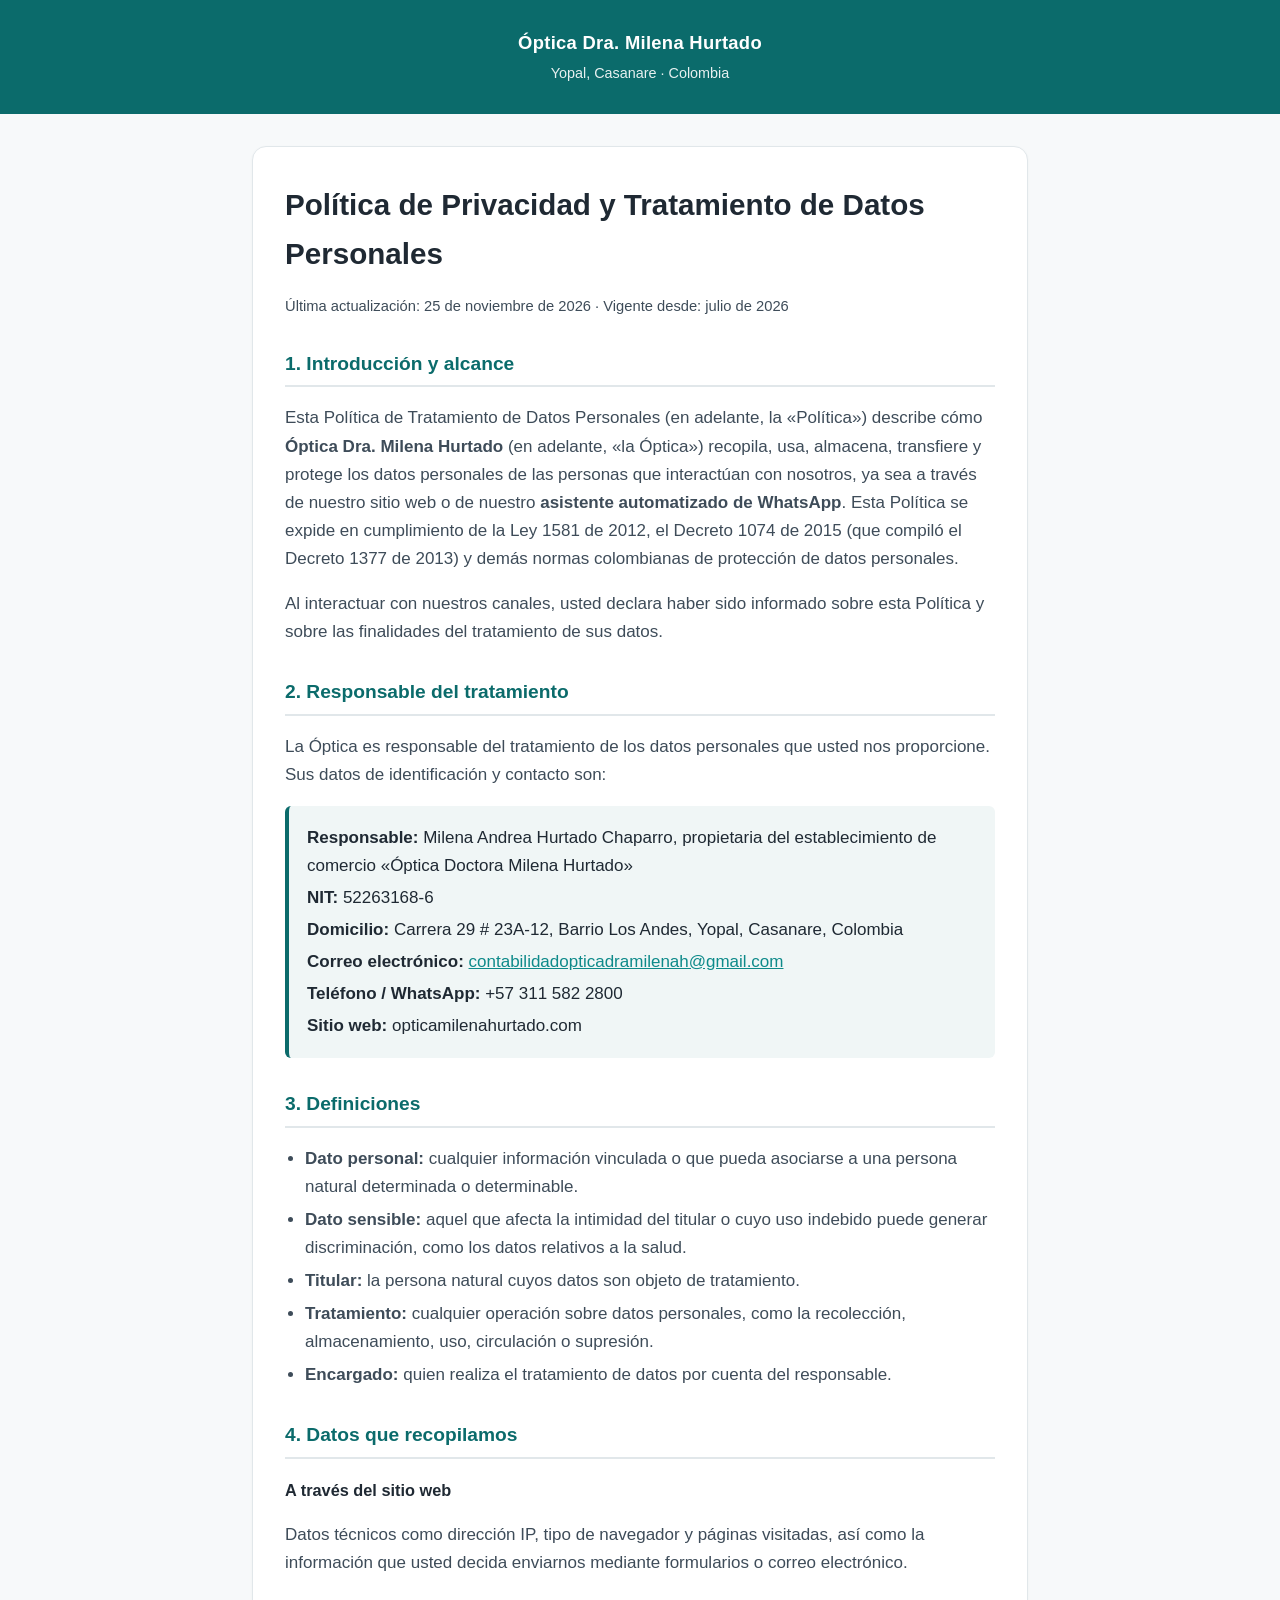
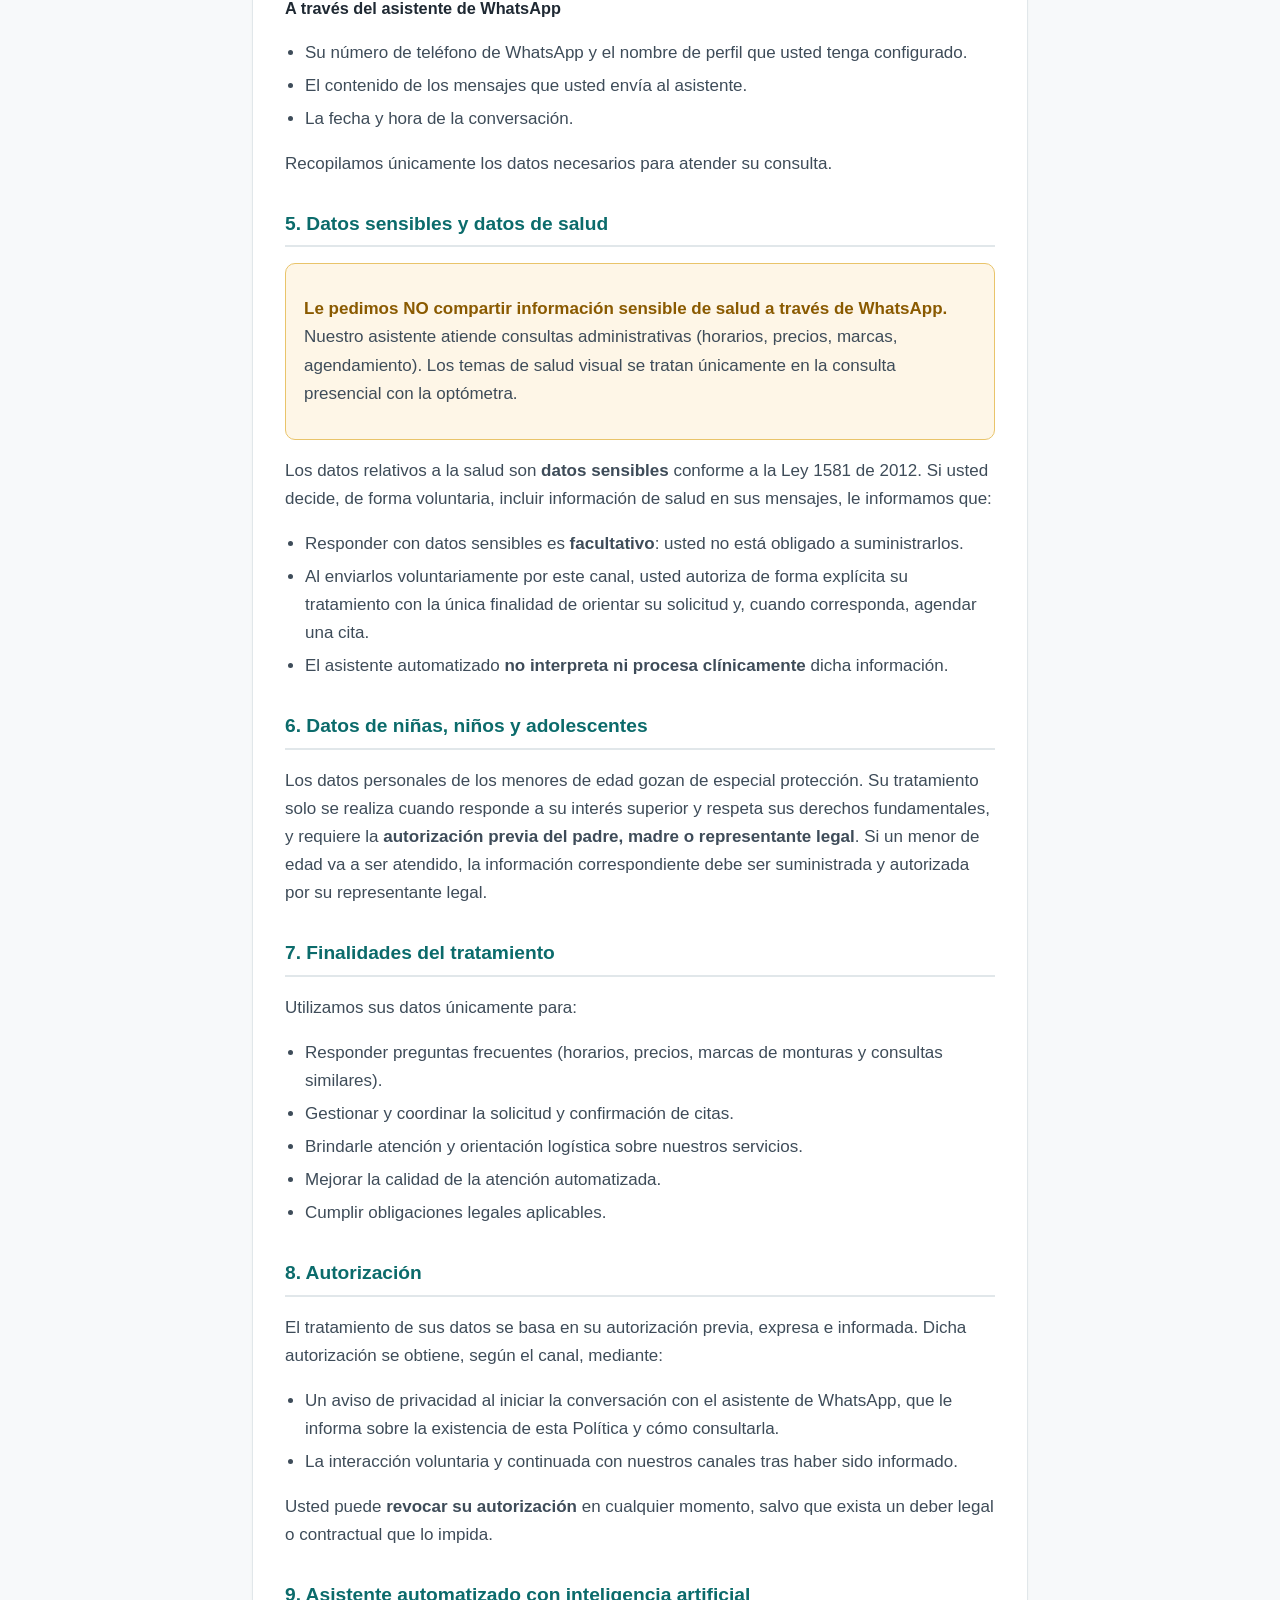
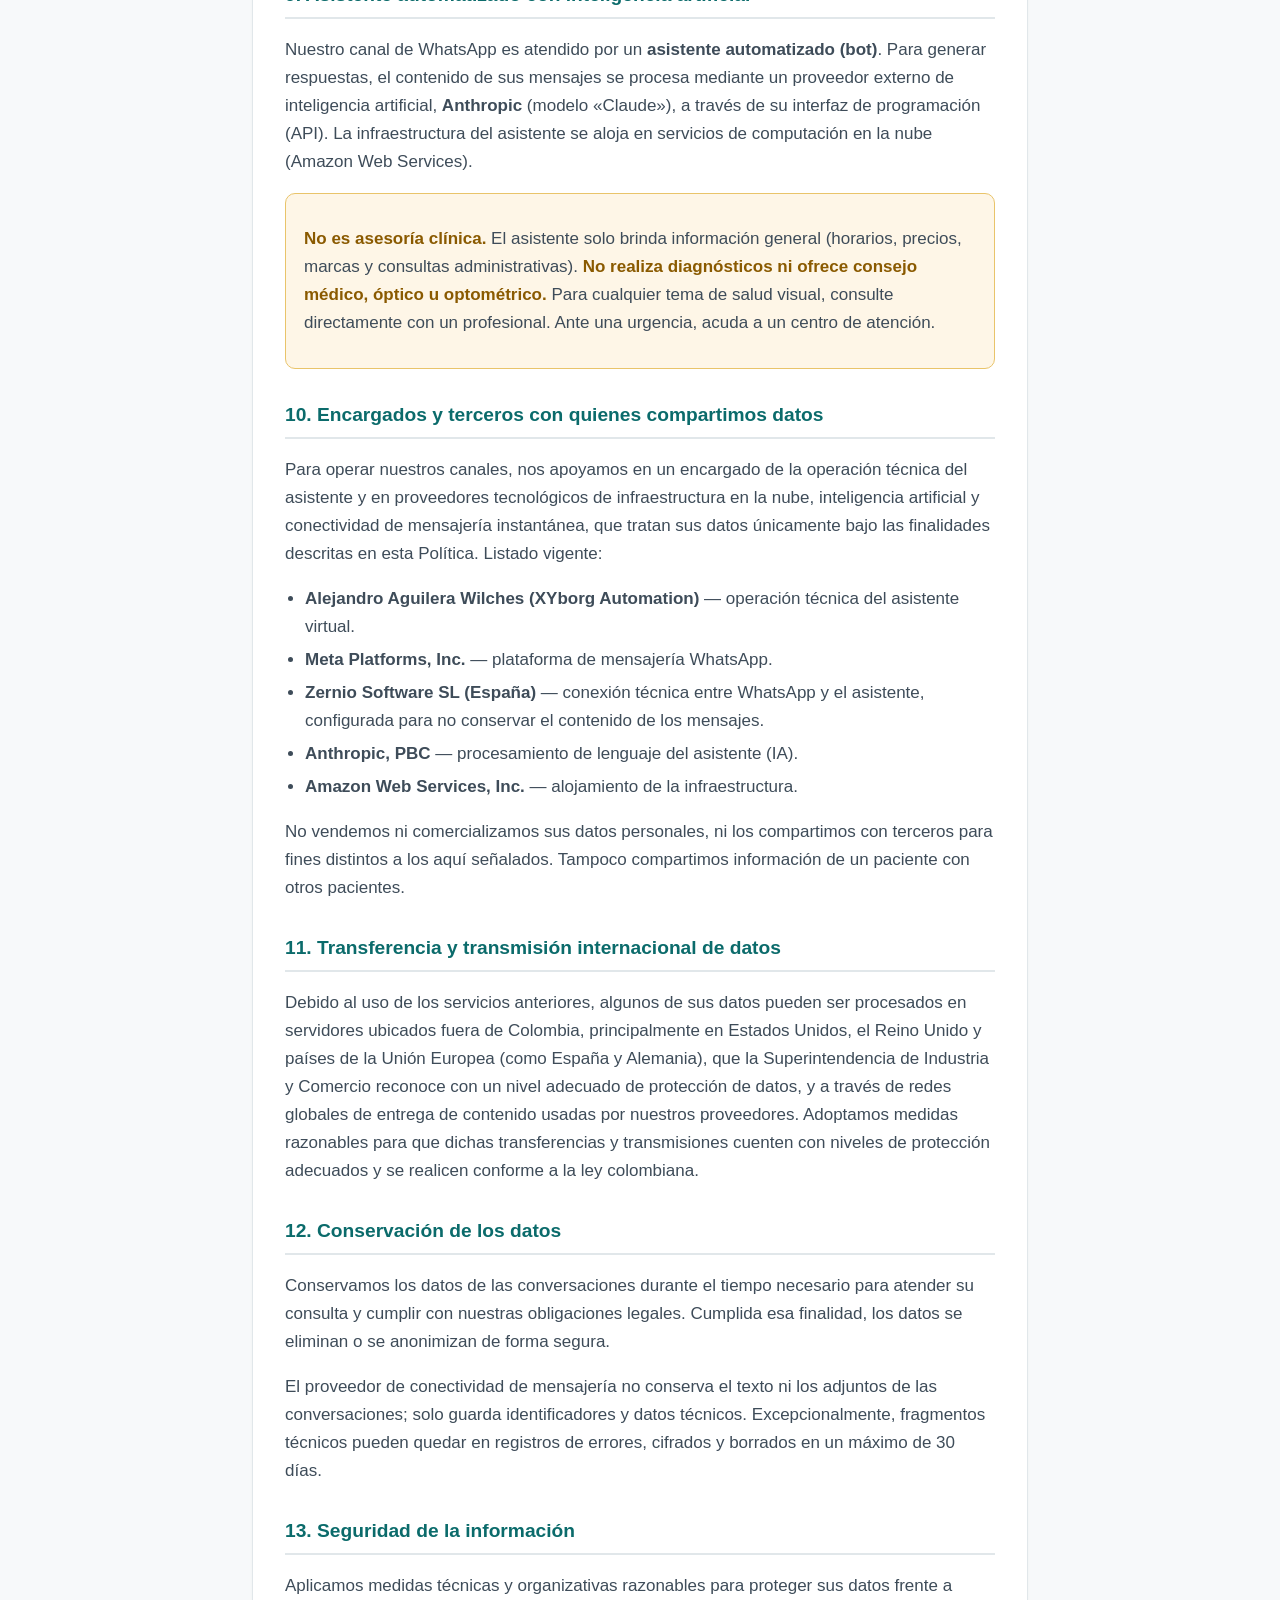
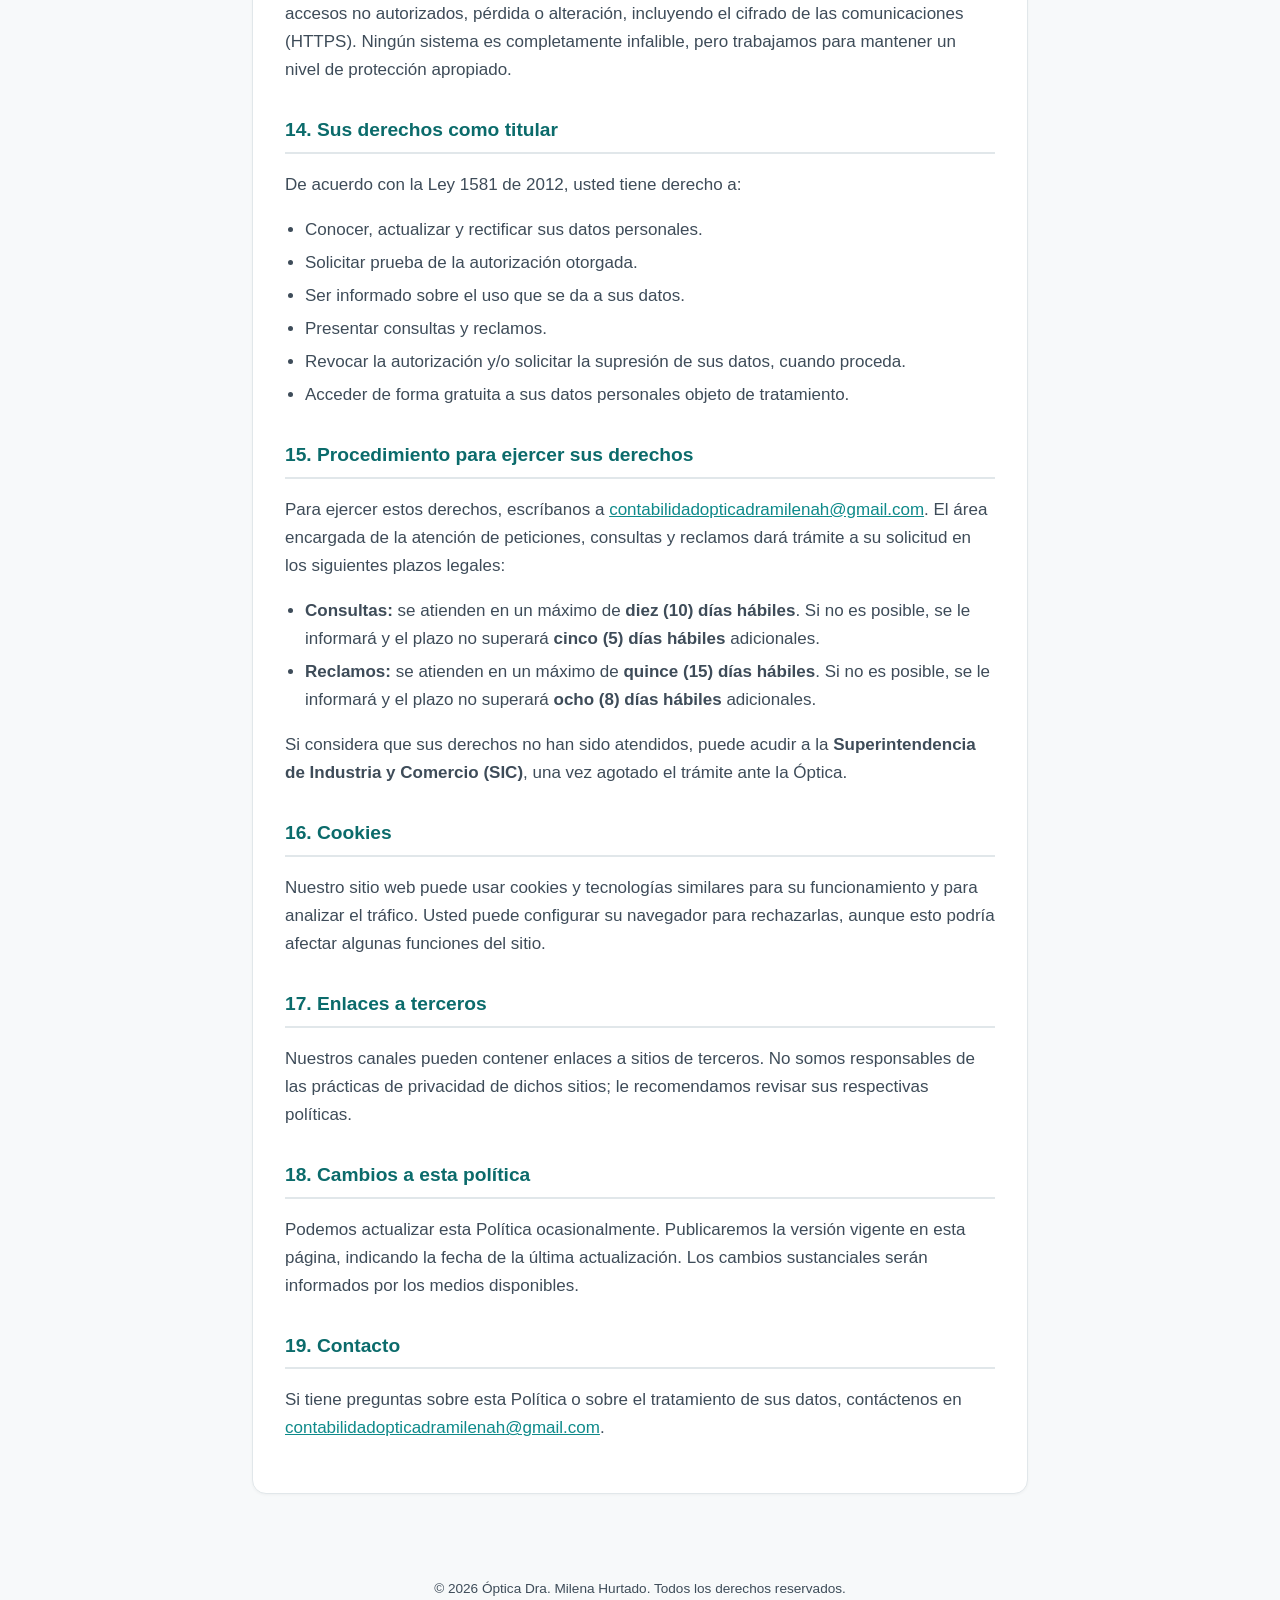
<file: privacy.html>
<!DOCTYPE html>
<html lang="es">
<head>
<meta charset="utf-8">
<meta name="viewport" content="width=device-width, initial-scale=1.0">
<title>Política de Privacidad — Óptica Dra. Milena Hurtado</title>
<meta name="description" content="Política de tratamiento de datos personales de Óptica Dra. Milena Hurtado, conforme a la Ley 1581 de 2012, incluyendo el asistente automatizado de WhatsApp con inteligencia artificial.">
<style>
  :root{
    --tinta:#1f2933;
    --tinta-suave:#3e4c59;
    --acento:#0b6b6b;
    --acento-claro:#0e8a8a;
    --linea:#e1e7ea;
    --fondo:#f7f9fa;
    --caja:#ffffff;
    --aviso:#fef6e7;
    --aviso-borde:#e9c46a;
  }
  *{box-sizing:border-box;}
  body{
    margin:0;
    background:var(--fondo);
    color:var(--tinta);
    font-family:-apple-system,BlinkMacSystemFont,"Segoe UI",Roboto,Helvetica,Arial,sans-serif;
    line-height:1.65;
    font-size:17px;
  }
  header.site{
    background:var(--acento);
    color:#fff;
    padding:28px 20px;
    text-align:center;
  }
  header.site .marca{
    font-size:1.15rem;
    font-weight:600;
    letter-spacing:.3px;
  }
  header.site .sub{
    font-size:.9rem;
    opacity:.9;
    margin-top:4px;
  }
  main{
    max-width:820px;
    margin:0 auto;
    padding:32px 22px 60px;
  }
  .doc{
    background:var(--caja);
    border:1px solid var(--linea);
    border-radius:14px;
    padding:34px 32px;
    box-shadow:0 1px 3px rgba(0,0,0,.04);
  }
  h1{
    font-size:1.85rem;
    margin:0 0 4px;
    color:var(--tinta);
  }
  .fecha{
    color:var(--tinta-suave);
    font-size:.92rem;
    margin-bottom:26px;
  }
  h2{
    font-size:1.2rem;
    margin:30px 0 10px;
    color:var(--acento);
    border-bottom:2px solid var(--linea);
    padding-bottom:6px;
  }
  h3{font-size:1.02rem;margin:18px 0 6px;color:var(--tinta);}
  p,li{color:var(--tinta-suave);}
  a{color:var(--acento-claro);}
  ul{padding-left:1.25rem;}
  li{margin:5px 0;}
  .aviso{
    background:var(--aviso);
    border:1px solid var(--aviso-borde);
    border-radius:10px;
    padding:14px 18px;
    margin:16px 0;
  }
  .aviso strong{color:#8a5a00;}
  .datos{
    background:#f0f6f6;
    border-left:4px solid var(--acento);
    border-radius:6px;
    padding:14px 18px;
    margin:12px 0;
  }
  .datos p{margin:4px 0;color:var(--tinta);}
  footer.site{
    text-align:center;
    color:var(--tinta-suave);
    font-size:.85rem;
    padding:24px 20px 40px;
  }
  @media (max-width:520px){
    body{font-size:16px;}
    .doc{padding:24px 18px;}
    h1{font-size:1.55rem;}
  }
</style>
</head>
<body>
<header class="site">
  <div class="marca">Óptica Dra. Milena Hurtado</div>
  <div class="sub">Yopal, Casanare · Colombia</div>
</header>

<main>
<div class="doc">

<h1>Política de Privacidad y Tratamiento de Datos Personales</h1>
<p class="fecha">Última actualización: 25 de noviembre de 2026 · Vigente desde: julio de 2026</p>

<h2>1. Introducción y alcance</h2>
<p>Esta Política de Tratamiento de Datos Personales (en adelante, la «Política») describe cómo <strong>Óptica Dra. Milena Hurtado</strong> (en adelante, «la Óptica») recopila, usa, almacena, transfiere y protege los datos personales de las personas que interactúan con nosotros, ya sea a través de nuestro sitio web o de nuestro <strong>asistente automatizado de WhatsApp</strong>. Esta Política se expide en cumplimiento de la Ley 1581 de 2012, el Decreto 1074 de 2015 (que compiló el Decreto 1377 de 2013) y demás normas colombianas de protección de datos personales.</p>
<p>Al interactuar con nuestros canales, usted declara haber sido informado sobre esta Política y sobre las finalidades del tratamiento de sus datos.</p>

<h2>2. Responsable del tratamiento</h2>
<p>La Óptica es responsable del tratamiento de los datos personales que usted nos proporcione. Sus datos de identificación y contacto son:</p>
<div class="datos">
  <p><strong>Responsable:</strong> Milena Andrea Hurtado Chaparro, propietaria del establecimiento de comercio «Óptica Doctora Milena Hurtado»</p>
  <p><strong>NIT:</strong> 52263168-6</p>
  <p><strong>Domicilio:</strong> Carrera 29 # 23A-12, Barrio Los Andes, Yopal, Casanare, Colombia</p>
  <p><strong>Correo electrónico:</strong> <a href="mailto:contabilidadopticadramilenah@gmail.com">contabilidadopticadramilenah@gmail.com</a></p>
  <p><strong>Teléfono / WhatsApp:</strong> +57 311 582 2800</p>
  <p><strong>Sitio web:</strong> opticamilenahurtado.com</p>
</div>

<h2>3. Definiciones</h2>
<ul>
  <li><strong>Dato personal:</strong> cualquier información vinculada o que pueda asociarse a una persona natural determinada o determinable.</li>
  <li><strong>Dato sensible:</strong> aquel que afecta la intimidad del titular o cuyo uso indebido puede generar discriminación, como los datos relativos a la salud.</li>
  <li><strong>Titular:</strong> la persona natural cuyos datos son objeto de tratamiento.</li>
  <li><strong>Tratamiento:</strong> cualquier operación sobre datos personales, como la recolección, almacenamiento, uso, circulación o supresión.</li>
  <li><strong>Encargado:</strong> quien realiza el tratamiento de datos por cuenta del responsable.</li>
</ul>

<h2>4. Datos que recopilamos</h2>
<h3>A través del sitio web</h3>
<p>Datos técnicos como dirección IP, tipo de navegador y páginas visitadas, así como la información que usted decida enviarnos mediante formularios o correo electrónico.</p>
<h3>A través del asistente de WhatsApp</h3>
<ul>
  <li>Su número de teléfono de WhatsApp y el nombre de perfil que usted tenga configurado.</li>
  <li>El contenido de los mensajes que usted envía al asistente.</li>
  <li>La fecha y hora de la conversación.</li>
</ul>
<p>Recopilamos únicamente los datos necesarios para atender su consulta.</p>

<h2>5. Datos sensibles y datos de salud</h2>
<div class="aviso">
  <p><strong>Le pedimos NO compartir información sensible de salud a través de WhatsApp.</strong> Nuestro asistente atiende consultas administrativas (horarios, precios, marcas, agendamiento). Los temas de salud visual se tratan únicamente en la consulta presencial con la optómetra.</p>
</div>
<p>Los datos relativos a la salud son <strong>datos sensibles</strong> conforme a la Ley 1581 de 2012. Si usted decide, de forma voluntaria, incluir información de salud en sus mensajes, le informamos que:</p>
<ul>
  <li>Responder con datos sensibles es <strong>facultativo</strong>: usted no está obligado a suministrarlos.</li>
  <li>Al enviarlos voluntariamente por este canal, usted autoriza de forma explícita su tratamiento con la única finalidad de orientar su solicitud y, cuando corresponda, agendar una cita.</li>
  <li>El asistente automatizado <strong>no interpreta ni procesa clínicamente</strong> dicha información.</li>
</ul>

<h2>6. Datos de niñas, niños y adolescentes</h2>
<p>Los datos personales de los menores de edad gozan de especial protección. Su tratamiento solo se realiza cuando responde a su interés superior y respeta sus derechos fundamentales, y requiere la <strong>autorización previa del padre, madre o representante legal</strong>. Si un menor de edad va a ser atendido, la información correspondiente debe ser suministrada y autorizada por su representante legal.</p>

<h2>7. Finalidades del tratamiento</h2>
<p>Utilizamos sus datos únicamente para:</p>
<ul>
  <li>Responder preguntas frecuentes (horarios, precios, marcas de monturas y consultas similares).</li>
  <li>Gestionar y coordinar la solicitud y confirmación de citas.</li>
  <li>Brindarle atención y orientación logística sobre nuestros servicios.</li>
  <li>Mejorar la calidad de la atención automatizada.</li>
  <li>Cumplir obligaciones legales aplicables.</li>
</ul>

<h2>8. Autorización</h2>
<p>El tratamiento de sus datos se basa en su autorización previa, expresa e informada. Dicha autorización se obtiene, según el canal, mediante:</p>
<ul>
  <li>Un aviso de privacidad al iniciar la conversación con el asistente de WhatsApp, que le informa sobre la existencia de esta Política y cómo consultarla.</li>
  <li>La interacción voluntaria y continuada con nuestros canales tras haber sido informado.</li>
</ul>
<p>Usted puede <strong>revocar su autorización</strong> en cualquier momento, salvo que exista un deber legal o contractual que lo impida.</p>

<h2>9. Asistente automatizado con inteligencia artificial</h2>
<p>Nuestro canal de WhatsApp es atendido por un <strong>asistente automatizado (bot)</strong>. Para generar respuestas, el contenido de sus mensajes se procesa mediante un proveedor externo de inteligencia artificial, <strong>Anthropic</strong> (modelo «Claude»), a través de su interfaz de programación (API). La infraestructura del asistente se aloja en servicios de computación en la nube (Amazon Web Services).</p>
<div class="aviso">
  <p><strong>No es asesoría clínica.</strong> El asistente solo brinda información general (horarios, precios, marcas y consultas administrativas). <strong>No realiza diagnósticos ni ofrece consejo médico, óptico u optométrico.</strong> Para cualquier tema de salud visual, consulte directamente con un profesional. Ante una urgencia, acuda a un centro de atención.</p>
</div>

<h2>10. Encargados y terceros con quienes compartimos datos</h2>
<p>Para operar nuestros canales, nos apoyamos en un encargado de la operación técnica del asistente y en proveedores tecnológicos de infraestructura en la nube, inteligencia artificial y conectividad de mensajería instantánea, que tratan sus datos únicamente bajo las finalidades descritas en esta Política. Listado vigente:</p>
<ul>
  <li><strong>Alejandro Aguilera Wilches (XYborg Automation)</strong> — operación técnica del asistente virtual.</li>
  <li><strong>Meta Platforms, Inc.</strong> — plataforma de mensajería WhatsApp.</li>
  <li><strong>Zernio Software SL (España)</strong> — conexión técnica entre WhatsApp y el asistente, configurada para no conservar el contenido de los mensajes.</li>
  <li><strong>Anthropic, PBC</strong> — procesamiento de lenguaje del asistente (IA).</li>
  <li><strong>Amazon Web Services, Inc.</strong> — alojamiento de la infraestructura.</li>
</ul>
<p>No vendemos ni comercializamos sus datos personales, ni los compartimos con terceros para fines distintos a los aquí señalados. Tampoco compartimos información de un paciente con otros pacientes.</p>

<h2>11. Transferencia y transmisión internacional de datos</h2>
<p>Debido al uso de los servicios anteriores, algunos de sus datos pueden ser procesados en servidores ubicados fuera de Colombia, principalmente en Estados Unidos, el Reino Unido y países de la Unión Europea (como España y Alemania), que la Superintendencia de Industria y Comercio reconoce con un nivel adecuado de protección de datos, y a través de redes globales de entrega de contenido usadas por nuestros proveedores. Adoptamos medidas razonables para que dichas transferencias y transmisiones cuenten con niveles de protección adecuados y se realicen conforme a la ley colombiana.</p>

<h2>12. Conservación de los datos</h2>
<p>Conservamos los datos de las conversaciones durante el tiempo necesario para atender su consulta y cumplir con nuestras obligaciones legales. Cumplida esa finalidad, los datos se eliminan o se anonimizan de forma segura.</p>
<p>El proveedor de conectividad de mensajería no conserva el texto ni los adjuntos de las conversaciones; solo guarda identificadores y datos técnicos. Excepcionalmente, fragmentos técnicos pueden quedar en registros de errores, cifrados y borrados en un máximo de 30 días.</p>

<h2>13. Seguridad de la información</h2>
<p>Aplicamos medidas técnicas y organizativas razonables para proteger sus datos frente a accesos no autorizados, pérdida o alteración, incluyendo el cifrado de las comunicaciones (HTTPS). Ningún sistema es completamente infalible, pero trabajamos para mantener un nivel de protección apropiado.</p>

<h2>14. Sus derechos como titular</h2>
<p>De acuerdo con la Ley 1581 de 2012, usted tiene derecho a:</p>
<ul>
  <li>Conocer, actualizar y rectificar sus datos personales.</li>
  <li>Solicitar prueba de la autorización otorgada.</li>
  <li>Ser informado sobre el uso que se da a sus datos.</li>
  <li>Presentar consultas y reclamos.</li>
  <li>Revocar la autorización y/o solicitar la supresión de sus datos, cuando proceda.</li>
  <li>Acceder de forma gratuita a sus datos personales objeto de tratamiento.</li>
</ul>

<h2>15. Procedimiento para ejercer sus derechos</h2>
<p>Para ejercer estos derechos, escríbanos a <a href="mailto:contabilidadopticadramilenah@gmail.com">contabilidadopticadramilenah@gmail.com</a>. El área encargada de la atención de peticiones, consultas y reclamos dará trámite a su solicitud en los siguientes plazos legales:</p>
<ul>
  <li><strong>Consultas:</strong> se atienden en un máximo de <strong>diez (10) días hábiles</strong>. Si no es posible, se le informará y el plazo no superará <strong>cinco (5) días hábiles</strong> adicionales.</li>
  <li><strong>Reclamos:</strong> se atienden en un máximo de <strong>quince (15) días hábiles</strong>. Si no es posible, se le informará y el plazo no superará <strong>ocho (8) días hábiles</strong> adicionales.</li>
</ul>
<p>Si considera que sus derechos no han sido atendidos, puede acudir a la <strong>Superintendencia de Industria y Comercio (SIC)</strong>, una vez agotado el trámite ante la Óptica.</p>

<h2>16. Cookies</h2>
<p>Nuestro sitio web puede usar cookies y tecnologías similares para su funcionamiento y para analizar el tráfico. Usted puede configurar su navegador para rechazarlas, aunque esto podría afectar algunas funciones del sitio.</p>

<h2>17. Enlaces a terceros</h2>
<p>Nuestros canales pueden contener enlaces a sitios de terceros. No somos responsables de las prácticas de privacidad de dichos sitios; le recomendamos revisar sus respectivas políticas.</p>

<h2>18. Cambios a esta política</h2>
<p>Podemos actualizar esta Política ocasionalmente. Publicaremos la versión vigente en esta página, indicando la fecha de la última actualización. Los cambios sustanciales serán informados por los medios disponibles.</p>

<h2>19. Contacto</h2>
<p>Si tiene preguntas sobre esta Política o sobre el tratamiento de sus datos, contáctenos en <a href="mailto:contabilidadopticadramilenah@gmail.com">contabilidadopticadramilenah@gmail.com</a>.</p>

</div>
</main>

<footer class="site">
  © 2026 Óptica Dra. Milena Hurtado. Todos los derechos reservados.
</footer>
</body>
</html>
</file>
